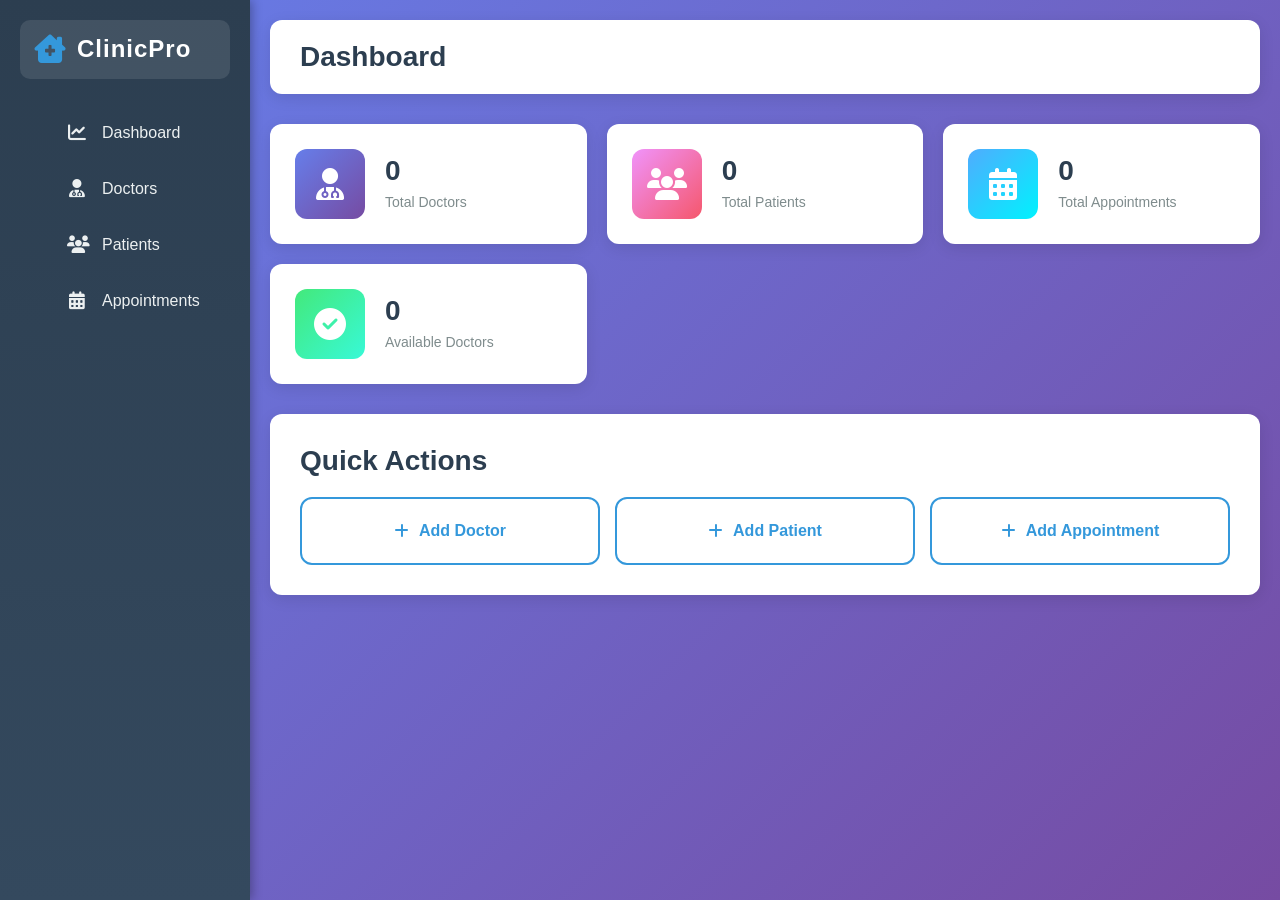
<file: clinic-frontend/index.html>
<!DOCTYPE html>
<html lang="en">
<head>
    <meta charset="UTF-8">
    <meta name="viewport" content="width=device-width, initial-scale=1.0">
    <title>Clinic Management System</title>
    <link href="https://cdn.jsdelivr.net/npm/bootstrap@5.3.0/dist/css/bootstrap.min.css" rel="stylesheet">
    <link rel="stylesheet" href="https://cdnjs.cloudflare.com/ajax/libs/font-awesome/6.4.0/css/all.min.css">
    <link rel="stylesheet" href="styles.css">
</head>
<body>
    <!-- Sidebar Navigation -->
    <div class="sidebar">
        <div class="sidebar-header">
            <i class="fas fa-clinic-medical"></i>
            <h4>ClinicPro</h4>
        </div>
        <ul class="nav-menu">
            <li><a href="#" onclick="showSection('dashboard')" class="nav-link active"><i class="fas fa-chart-line"></i> Dashboard</a></li>
            <li><a href="#" onclick="showSection('doctors')" class="nav-link"><i class="fas fa-user-md"></i> Doctors</a></li>
            <li><a href="#" onclick="showSection('patients')" class="nav-link"><i class="fas fa-users"></i> Patients</a></li>
            <li><a href="#" onclick="showSection('appointments')" class="nav-link"><i class="fas fa-calendar-alt"></i> Appointments</a></li>
        </ul>
    </div>

    <!-- Main Content -->
    <div class="main-content">
        <!-- Header -->
        <header class="header">
            <div class="header-content">
                <h1 id="page-title">Dashboard</h1>
                <div class="header-actions" id="header-actions">
                    <input type="text" id="search-box" class="search-box" placeholder="Search...">
                    <button class="btn btn-outline-secondary"><i class="fas fa-bell"></i></button>
                    <button class="btn btn-outline-secondary"><i class="fas fa-user-circle"></i></button>
                </div>
            </div>
        </header>

        <!-- Dashboard Section -->
        <div id="dashboard-section" class="section active">
            <div class="dashboard-grid">
                <div class="stat-card">
                    <div class="stat-icon doctors-icon">
                        <i class="fas fa-user-md"></i>
                    </div>
                    <div class="stat-content">
                        <h3 id="total-doctors">0</h3>
                        <p>Total Doctors</p>
                    </div>
                </div>
                <div class="stat-card">
                    <div class="stat-icon patients-icon">
                        <i class="fas fa-users"></i>
                    </div>
                    <div class="stat-content">
                        <h3 id="total-patients">0</h3>
                        <p>Total Patients</p>
                    </div>
                </div>
                <div class="stat-card">
                    <div class="stat-icon appointments-icon">
                        <i class="fas fa-calendar-alt"></i>
                    </div>
                    <div class="stat-content">
                        <h3 id="total-appointments">0</h3>
                        <p>Total Appointments</p>
                    </div>
                </div>
                <div class="stat-card">
                    <div class="stat-icon available-icon">
                        <i class="fas fa-check-circle"></i>
                    </div>
                    <div class="stat-content">
                        <h3 id="available-doctors">0</h3>
                        <p>Available Doctors</p>
                    </div>
                </div>
            </div>

            <div class="recent-section">
                <h3>Quick Actions</h3>
                <div class="action-buttons">
                    <button class="action-btn" onclick="showSection('doctors'); showDoctorForm()">
                        <i class="fas fa-plus"></i> Add Doctor
                    </button>
                    <button class="action-btn" onclick="showSection('patients'); showPatientForm()">
                        <i class="fas fa-plus"></i> Add Patient
                    </button>
                    <button class="action-btn" onclick="showSection('appointments'); showAppointmentForm()">
                        <i class="fas fa-plus"></i> Add Appointment
                    </button>
                </div>
            </div>
        </div>

        <!-- Doctors Section -->
        <div id="doctors-section" class="section">
            <div class="search-filter">
                <input type="text" id="doctor-search" class="form-control" placeholder="Search doctors...">
                <button class="btn btn-secondary" onclick="loadData('doctors')">
                    <i class="fas fa-redo"></i> Refresh
                </button>
                <button class="btn btn-primary" onclick="showDoctorForm()">
                    <i class="fas fa-plus"></i> Add Doctor
                </button>
            </div>
            <div id="doctors-list"></div>
        </div>

        <!-- Patients Section -->
        <div id="patients-section" class="section">
            <div class="search-filter">
                <input type="text" id="patient-search" class="form-control" placeholder="Search patients...">
                <button class="btn btn-secondary" onclick="loadData('patients')">
                    <i class="fas fa-redo"></i> Refresh
                </button>
                <button class="btn btn-primary" onclick="showPatientForm()">
                    <i class="fas fa-plus"></i> Add Patient
                </button>
            </div>
            <div id="patients-list"></div>
        </div>

        <!-- Appointments Section -->
        <div id="appointments-section" class="section">
            <div class="search-filter">
                <input type="text" id="appointment-search" class="form-control" placeholder="Search appointments...">
                <button class="btn btn-secondary" onclick="loadData('appointments')">
                    <i class="fas fa-redo"></i> Refresh
                </button>
                <button class="btn btn-primary" onclick="showAppointmentForm()">
                    <i class="fas fa-plus"></i> Add Appointment
                </button>
            </div>
            <div id="appointments-list"></div>
        </div>
    </div>

    <!-- Modals for forms -->
    <div id="doctor-modal" class="modal fade" tabindex="-1">
        <div class="modal-dialog modal-lg">
            <div class="modal-content modern-modal">
                <div class="modal-header">
                    <h5 class="modal-title"><i class="fas fa-user-md"></i> Doctor Form</h5>
                    <button type="button" class="btn-close" data-bs-dismiss="modal"></button>
                </div>
                <div class="modal-body">
                    <form id="doctor-form">
                        <input type="hidden" id="doctor-id">
                        <div class="mb-3">
                            <label class="form-label"><i class="fas fa-user"></i> Name</label>
                            <input type="text" class="form-control" id="doctor-name" required>
                        </div>
                        <div class="mb-3">
                            <label class="form-label"><i class="fas fa-stethoscope"></i> Specialization</label>
                            <input type="text" class="form-control" id="doctor-specialization" required>
                        </div>
                        <div class="mb-3">
                            <label class="form-label"><i class="fas fa-check-circle"></i> Available</label>
                            <select class="form-select" id="doctor-available">
                                <option value="true">Yes</option>
                                <option value="false">No</option>
                            </select>
                        </div>
                        <button type="submit" class="btn btn-primary w-100">
                            <i class="fas fa-save"></i> Save Doctor
                        </button>
                    </form>
                </div>
            </div>
        </div>
    </div>

    <div id="patient-modal" class="modal fade" tabindex="-1">
        <div class="modal-dialog modal-lg">
            <div class="modal-content modern-modal">
                <div class="modal-header">
                    <h5 class="modal-title"><i class="fas fa-user"></i> Patient Form</h5>
                    <button type="button" class="btn-close" data-bs-dismiss="modal"></button>
                </div>
                <div class="modal-body">
                    <form id="patient-form">
                        <input type="hidden" id="patient-id">
                        <div class="mb-3">
                            <label class="form-label"><i class="fas fa-user"></i> Name</label>
                            <input type="text" class="form-control" id="patient-name" required>
                        </div>
                        <div class="mb-3">
                            <label class="form-label"><i class="fas fa-birthday-cake"></i> Age</label>
                            <input type="number" class="form-control" id="patient-age" required>
                        </div>
                        <div class="mb-3">
                            <label class="form-label"><i class="fas fa-venus-mars"></i> Gender</label>
                            <select class="form-select" id="patient-gender">
                                <option value="Male">Male</option>
                                <option value="Female">Female</option>
                                <option value="Other">Other</option>
                            </select>
                        </div>
                        <button type="submit" class="btn btn-primary w-100">
                            <i class="fas fa-save"></i> Save Patient
                        </button>
                    </form>
                </div>
            </div>
        </div>
    </div>

    <div id="appointment-modal" class="modal fade" tabindex="-1">
        <div class="modal-dialog modal-lg">
            <div class="modal-content modern-modal">
                <div class="modal-header">
                    <h5 class="modal-title"><i class="fas fa-calendar-alt"></i> Appointment Form</h5>
                    <button type="button" class="btn-close" data-bs-dismiss="modal"></button>
                </div>
                <div class="modal-body">
                    <form id="appointment-form">
                        <input type="hidden" id="appointment-id">
                        <div class="mb-3">
                            <label class="form-label"><i class="fas fa-user-md"></i> Doctor ID</label>
                            <input type="number" class="form-control" id="appointment-doctorId" required>
                        </div>
                        <div class="mb-3">
                            <label class="form-label"><i class="fas fa-user"></i> Patient ID</label>
                            <input type="number" class="form-control" id="appointment-patientId" required>
                        </div>
                        <div class="mb-3">
                            <label class="form-label"><i class="fas fa-calendar"></i> Appointment Date</label>
                            <input type="date" class="form-control" id="appointment-date" required>
                        </div>
                        <button type="submit" class="btn btn-primary w-100">
                            <i class="fas fa-save"></i> Save Appointment
                        </button>
                    </form>
                </div>
            </div>
        </div>
    </div>

    <!-- View Modals -->
    <div id="view-doctor-modal" class="modal fade" tabindex="-1">
        <div class="modal-dialog modal-lg">
            <div class="modal-content modern-modal">
                <div class="modal-header">
                    <h5 class="modal-title"><i class="fas fa-user-md"></i> Doctor Details</h5>
                    <button type="button" class="btn-close" data-bs-dismiss="modal"></button>
                </div>
                <div class="modal-body" id="view-doctor-content"></div>
            </div>
        </div>
    </div>

    <div id="view-patient-modal" class="modal fade" tabindex="-1">
        <div class="modal-dialog modal-lg">
            <div class="modal-content modern-modal">
                <div class="modal-header">
                    <h5 class="modal-title"><i class="fas fa-user"></i> Patient Details</h5>
                    <button type="button" class="btn-close" data-bs-dismiss="modal"></button>
                </div>
                <div class="modal-body" id="view-patient-content"></div>
            </div>
        </div>
    </div>

    <div id="view-appointment-modal" class="modal fade" tabindex="-1">
        <div class="modal-dialog modal-lg">
            <div class="modal-content modern-modal">
                <div class="modal-header">
                    <h5 class="modal-title"><i class="fas fa-calendar-alt"></i> Appointment Details</h5>
                    <button type="button" class="btn-close" data-bs-dismiss="modal"></button>
                </div>
                <div class="modal-body" id="view-appointment-content"></div>
            </div>
        </div>
    </div>

    <script src="https://cdn.jsdelivr.net/npm/bootstrap@5.3.0/dist/js/bootstrap.bundle.min.js"></script>
    <script src="app.js"></script>
</body>
</html>
</file>
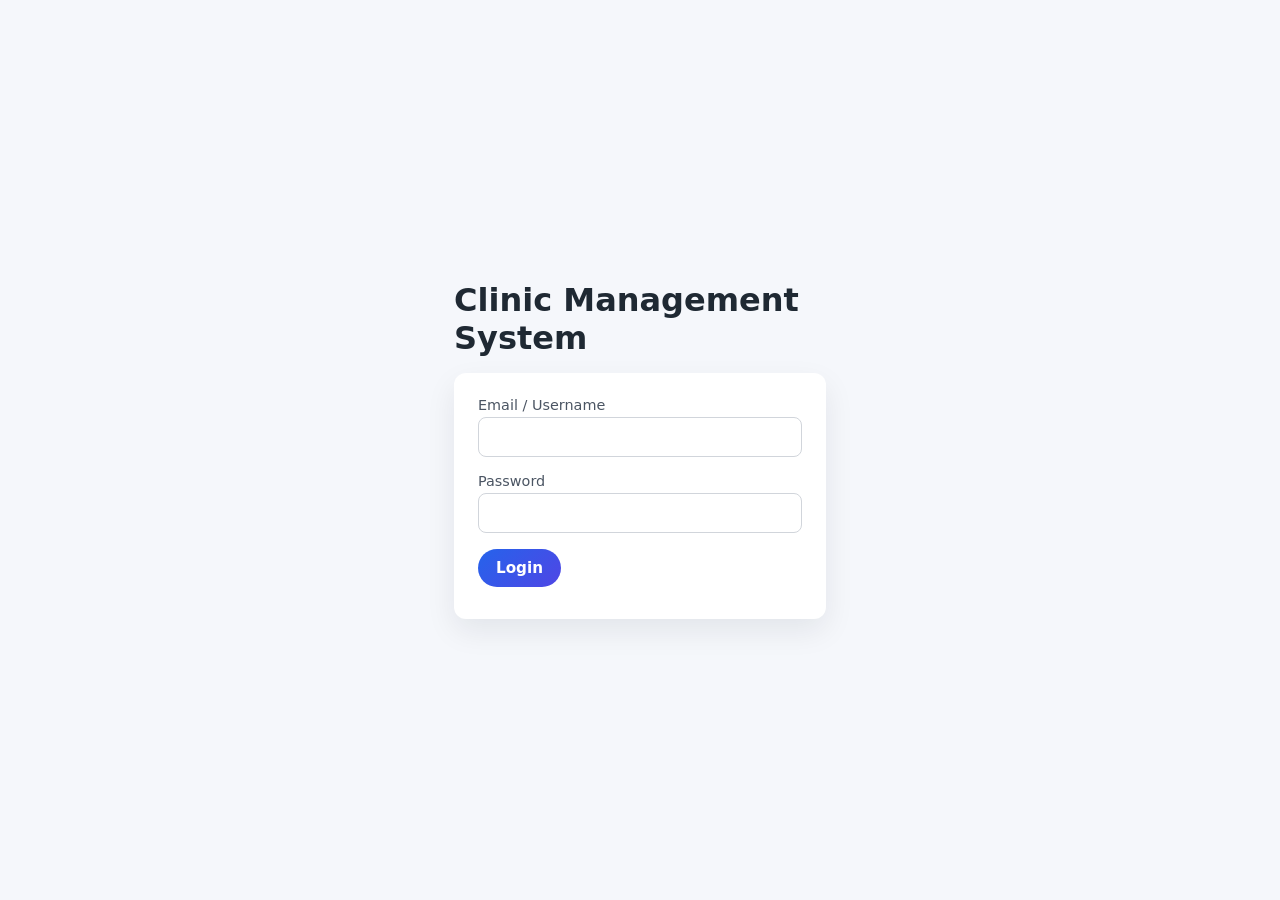
<file: frontend/index.html>
<!DOCTYPE html>
<html lang="en">
<head>
  <meta charset="UTF-8" />
  <title>Clinic System – Login</title>
  <link rel="stylesheet" href="assets/css/style.css" />
</head>
<body class="auth-body">
  <div class="auth-container">
    <h1>Clinic Management System</h1>
    <form id="login-form" class="card">
      <div class="form-group">
        <label for="username">Email / Username</label>
        <input type="text" id="username" required />
      </div>

      <div class="form-group">
        <label for="password">Password</label>
        <input type="password" id="password" required />
      </div>

      <button type="submit" class="btn btn-primary">Login</button>
      <p id="login-error" class="error-text"></p>
    </form>
  </div>

  <script src="assets/js/api.js"></script>
  <script src="assets/js/auth.js"></script>
</body>
</html>
</file>
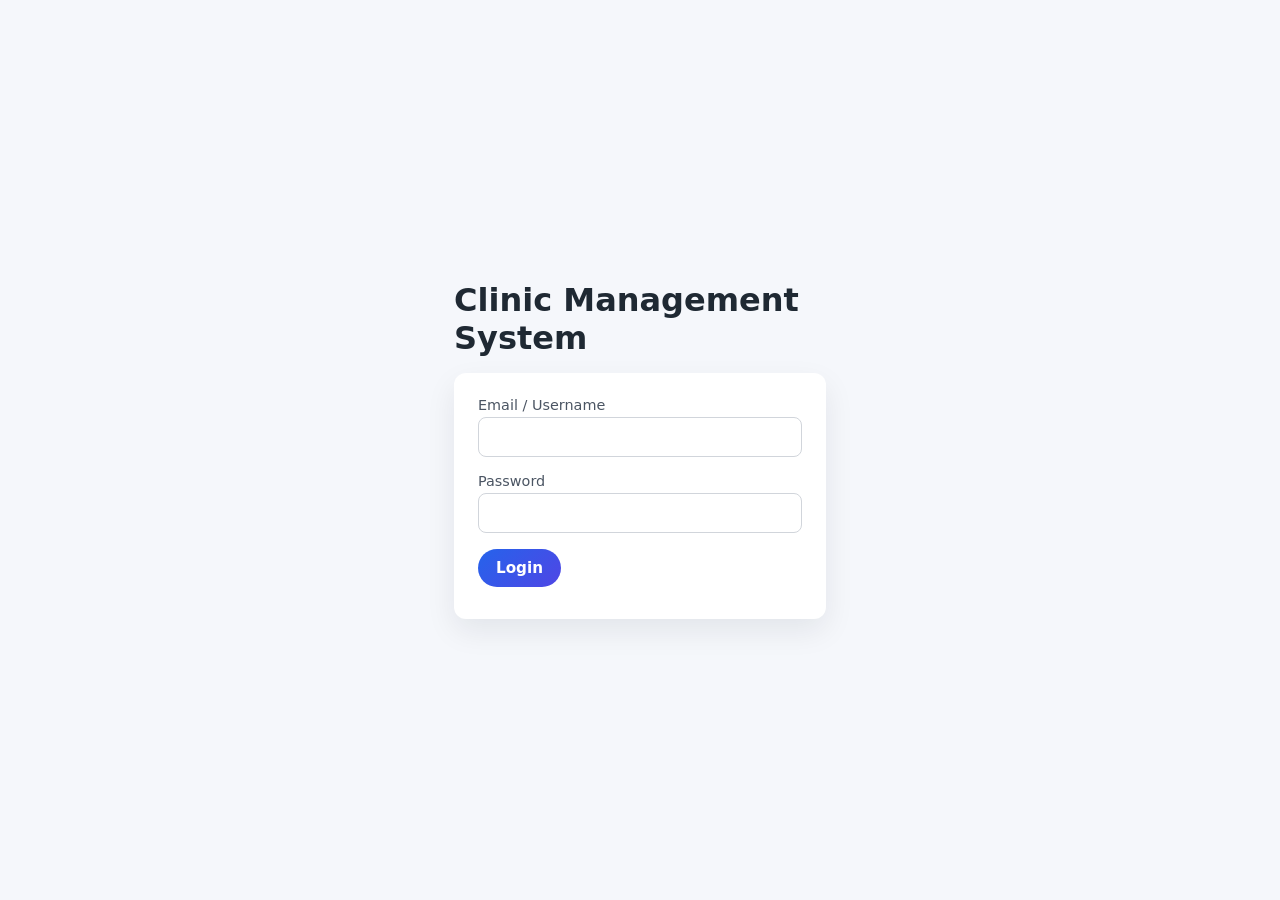
<file: frontend/dashboard.html>
<!DOCTYPE html>
<html lang="en">
<head>
  <meta charset="UTF-8" />
  <title>Clinic Dashboard</title>
  <link rel="stylesheet" href="assets/css/style.css" />
</head>
<body>
  <div class="app-layout">
    <aside class="sidebar">
      <h2>Clinic Admin</h2>
      <nav>
        <a href="dashboard.html" class="nav-item active">Dashboard</a>
        <a href="doctors.html" class="nav-item">Doctors</a>
        <a href="patients.html" class="nav-item">Patients</a>
        <a href="payments.html" class="nav-item">Payments</a>
      </nav>
    </aside>

    <main class="main">
      <header class="main-header">
        <div>
          <h1>Dashboard</h1>
          <p>Overview of clinic activity</p>
        </div>
        <button id="btn-logout" class="btn">Logout</button>
      </header>

      <section class="metrics-grid">
        <div class="metric-card">
          <div class="metric-label">Total Patients</div>
          <div id="metric-patients" class="metric-value">0</div>
        </div>

        <div class="metric-card">
          <div class="metric-label">Total Payments</div>
          <div id="metric-payments" class="metric-value">0</div>
        </div>

        <div class="metric-card">
          <div class="metric-label">Revenue</div>
          <div id="metric-revenue" class="metric-value">$0</div>
        </div>
      </section>

      <section class="card">
        <h2>Recent Activity</h2>
        <p>Welcome to the Clinic Management System. Use the menu to manage patients, doctors, and payments.</p>
      </section>

      <section class="card" style="margin-top: 20px;">
        <div style="display:flex; justify-content: space-between; align-items: center;">
          <h2>All Patients</h2>
          <input
            type="text"
            id="patient-search"
            placeholder="Search by name..."
            style="max-width: 200px;"
          />
        </div>

        <table class="table">
          <thead>
            <tr>
              <th>ID</th>
              <th>Name</th>
              <th>Age</th>
              <th>Actions</th>
            </tr>
          </thead>
          <tbody id="patients-table-body">
            <tr><td colspan="4">Loading patients...</td></tr>
          </tbody>
        </table>
      </section>
    </main>
  </div>

  <script src="assets/js/api.js"></script>
  <script src="assets/js/auth.js"></script>
  <script src="assets/js/dashboard.js"></script>
</body>
</html>
</file>
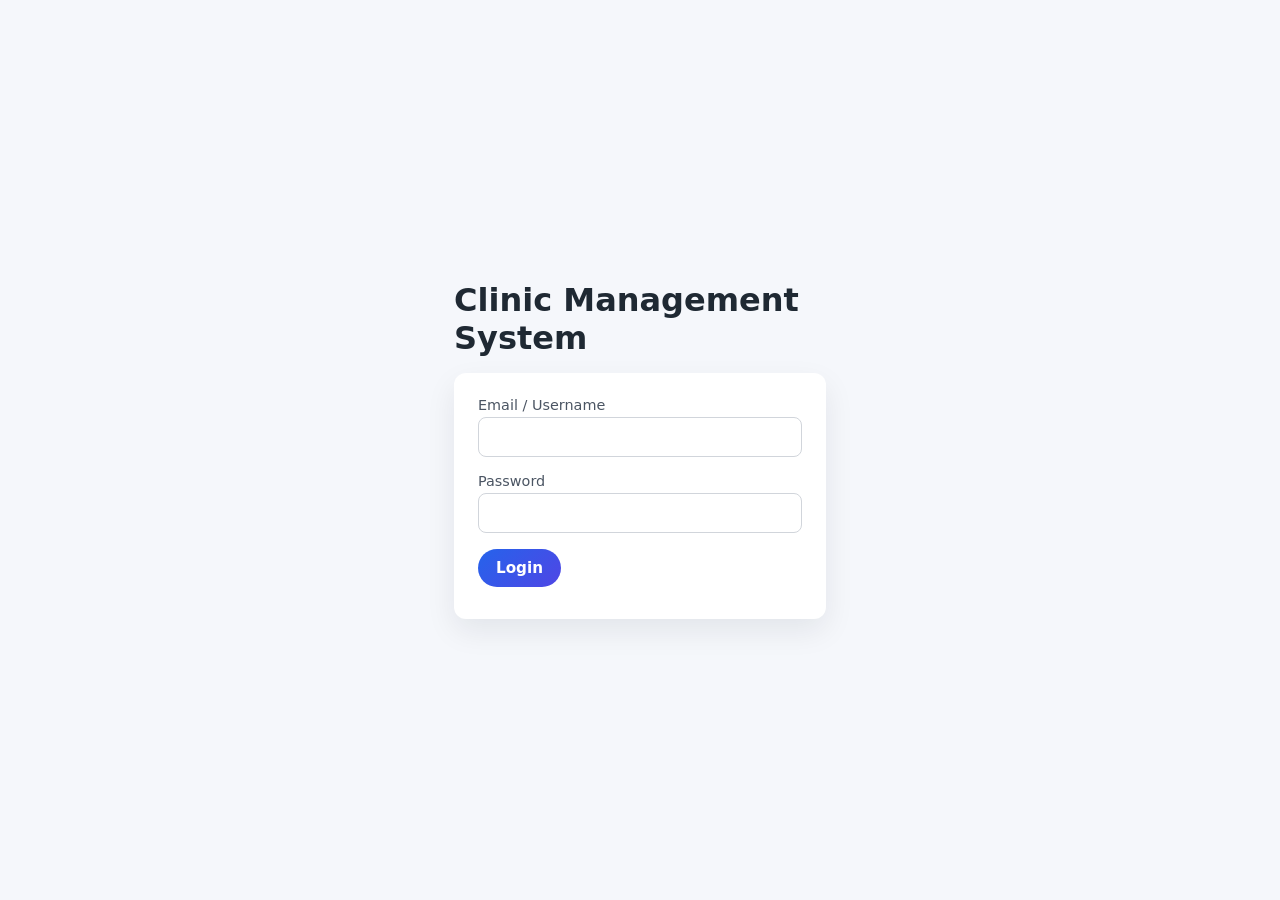
<file: frontend/doctors.html>
<!DOCTYPE html>
<html lang="en">
<head>
  <meta charset="UTF-8" />
  <title>Manage Doctors</title>
  <link rel="stylesheet" href="assets/css/style.css" />
</head>
<body>
  <div class="app-layout">
    <aside class="sidebar">
      <h2>Clinic Admin</h2>
      <nav>
        <a href="dashboard.html" class="nav-item">Dashboard</a>
        <a href="doctors.html" class="nav-item active">Doctors</a>
        <a href="patients.html" class="nav-item">Patients</a>
        <a href="payments.html" class="nav-item">Payments</a>
      </nav>
    </aside>

    <main class="main">
      <header class="main-header">
        <div>
          <h1>Doctor Management</h1>
          <p>Add, edit, and manage doctor profiles and schedules</p>
        </div>
        <button id="btn-logout" class="btn">Logout</button>
      </header>

      <!-- Add/Edit Doctor Form -->
      <section class="card">
        <h2 id="form-title">Add New Doctor</h2>
        <form id="doctor-form" class="form-grid">
          <input type="hidden" id="doctor-id" />
          
          <div class="form-group">
            <label for="doctor-name">Full Name</label>
            <input type="text" id="doctor-name" required />
          </div>

          <div class="form-group">
            <label for="doctor-specialty">Specialty</label>
            <select id="doctor-specialty" required>
              <option value="">Select specialty</option>
              <option value="Cardiology">Cardiology</option>
              <option value="Neurology">Neurology</option>
              <option value="Pediatrics">Pediatrics</option>
              <option value="Dermatology">Dermatology</option>
              <option value="General Medicine">General Medicine</option>
            </select>
          </div>

          <div class="form-group">
            <label for="doctor-email">Email</label>
            <input type="email" id="doctor-email" required />
          </div>

          <div class="form-group">
            <label for="doctor-phone">Phone</label>
            <input type="tel" id="doctor-phone" />
          </div>

          <div class="form-group">
            <label for="doctor-availability">Availability</label>
            <input type="text" id="doctor-availability" placeholder="e.g., Mon-Fri 9AM-5PM" />
          </div>

          <div class="form-group full-width">
            <button type="submit" class="btn btn-primary">Save Doctor</button>
            <button type="button" id="btn-cancel-edit" class="btn btn-secondary" style="display:none;">Cancel</button>
          </div>
        </form>
        <p id="form-error" class="error-text"></p>
      </section>

      <!-- Doctors List -->
      <section class="card" style="margin-top: 24px;">
        <div style="display:flex; justify-content: space-between; align-items: center; margin-bottom: 16px;">
          <h2>Doctors Directory</h2>
          <input type="text" id="doctor-search" placeholder="Search doctors..." style="max-width: 200px;" />
        </div>

        <table class="table">
          <thead>
            <tr>
              <th>ID</th>
              <th>Name</th>
              <th>Specialty</th>
              <th>Email</th>
              <th>Phone</th>
              <th>Availability</th>
              <th>Actions</th>
            </tr>
          </thead>
          <tbody id="doctors-table-body">
            <tr><td colspan="7">Loading doctors...</td></tr>
          </tbody>
        </table>
      </section>
    </main>
  </div>

  <script src="assets/js/api.js"></script>
  <script src="assets/js/auth.js"></script>
  <script src="assets/js/doctors.js"></script>
</body>
</html>
</file>
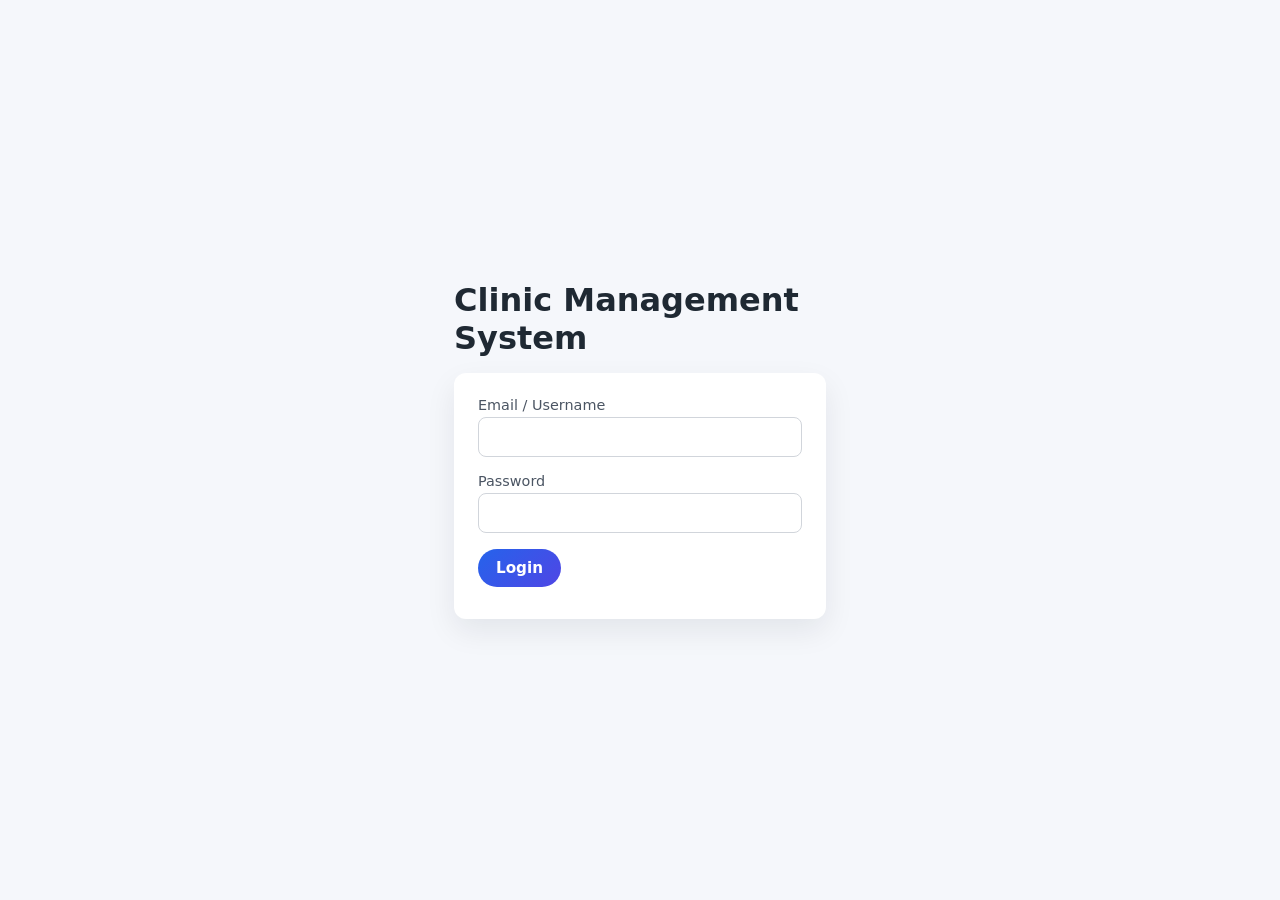
<file: frontend/patients.html>
<!DOCTYPE html>
<html lang="en">
<head>
  <meta charset="UTF-8" />
  <title>Manage Patients</title>
  <link rel="stylesheet" href="assets/css/style.css" />
</head>
<body>
  <div class="app-layout">
    <aside class="sidebar">
      <h2>Clinic Admin</h2>
      <nav>
        <a href="dashboard.html" class="nav-item">Dashboard</a>
        <a href="doctors.html" class="nav-item">Doctors</a>
        <a href="patients.html" class="nav-item active">Patients</a>
        <a href="payments.html" class="nav-item">Payments</a>
      </nav>
    </aside>

    <main class="main">
      <header class="main-header">
        <div>
          <h1>Patient Management</h1>
          <p>Register new patients and manage medical records</p>
        </div>
        <button id="btn-logout" class="btn">Logout</button>
      </header>

      <!-- Add/Edit Patient Form -->
      <section class="card">
        <h2 id="patient-form-title">Register New Patient</h2>
        <form id="patient-form" class="form-grid">
          <input type="hidden" id="patient-id" />
          
          <div class="form-group">
            <label for="patient-name">Full Name</label>
            <input type="text" id="patient-name" required />
          </div>

          <div class="form-group">
            <label for="patient-age">Age</label>
            <input type="number" id="patient-age" min="0" max="120" required />
          </div>

          <div class="form-group">
            <label for="patient-gender">Gender</label>
            <select id="patient-gender" required>
              <option value="">Select gender</option>
              <option value="Male">Male</option>
              <option value="Female">Female</option>
              <option value="Other">Other</option>
            </select>
          </div>

          <div class="form-group">
            <label for="patient-email">Email</label>
            <input type="email" id="patient-email" />
          </div>

          <div class="form-group">
            <label for="patient-phone">Phone</label>
            <input type="tel" id="patient-phone" />
          </div>

          <div class="form-group">
            <label for="patient-medical-history">Medical History</label>
            <textarea id="patient-medical-history" rows="3" placeholder="Any known allergies, conditions, or medications..."></textarea>
          </div>

          <div class="form-group full-width">
            <button type="submit" class="btn btn-primary">Save Patient</button>
            <button type="button" id="btn-cancel-patient-edit" class="btn btn-secondary" style="display:none;">Cancel</button>
          </div>
        </form>
        <p id="patient-form-error" class="error-text"></p>
      </section>

      <!-- Patients List -->
      <section class="card" style="margin-top: 24px;">
        <div style="display:flex; justify-content: space-between; align-items: center; margin-bottom: 16px;">
          <h2>Patient Directory</h2>
          <input type="text" id="patient-search" placeholder="Search patients..." style="max-width: 200px;" />
        </div>

        <table class="table">
          <thead>
            <tr>
              <th>ID</th>
              <th>Name</th>
              <th>Age</th>
              <th>Gender</th>
              <th>Email</th>
              <th>Phone</th>
              <th>Actions</th>
            </tr>
          </thead>
          <tbody id="patients-table-body">
            <tr><td colspan="7">Loading patients...</td></tr>
          </tbody>
        </table>
      </section>
    </main>
  </div>

  <script src="assets/js/api.js"></script>
  <script src="assets/js/auth.js"></script>
  <script src="assets/js/patients.js"></script>
</body>
</html>
</file>
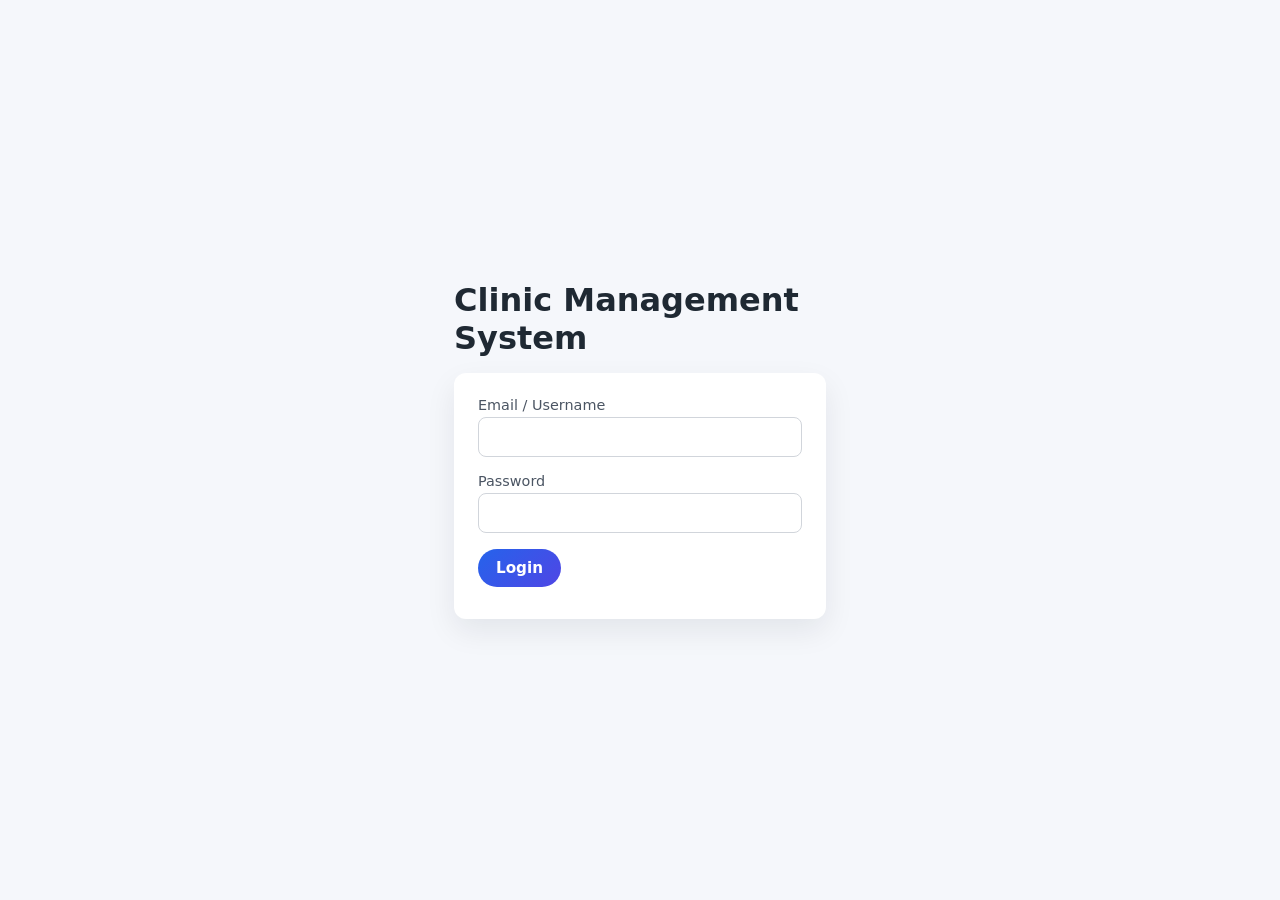
<file: frontend/payments.html>
<!DOCTYPE html>
<html lang="en">
<head>
  <meta charset="UTF-8" />
  <title>Payment Management</title>
  <link rel="stylesheet" href="assets/css/style.css" />
</head>
<body>
  <div class="app-layout">
    <aside class="sidebar">
      <h2>Clinic Admin</h2>
      <nav>
        <a href="dashboard.html" class="nav-item">Dashboard</a>
        <a href="doctors.html" class="nav-item">Doctors</a>
        <a href="patients.html" class="nav-item">Patients</a>
        <a href="payments.html" class="nav-item active">Payments</a>
      </nav>
    </aside>

    <main class="main">
      <header class="main-header">
        <div>
          <h1>Payment Management</h1>
          <p>Process payments and track clinic revenue</p>
        </div>
        <button id="btn-logout" class="btn">Logout</button>
      </header>

      <!-- Process Payment Form -->
      <section class="card">
        <h2>Process New Payment</h2>
        <form id="payment-form" class="form-grid">
          <div class="form-group">
            <label for="payment-patient">Patient</label>
            <select id="payment-patient" required>
              <option value="">Select patient</option>
            </select>
          </div>

          <div class="form-group">
            <label for="payment-doctor">Doctor</label>
            <select id="payment-doctor" required>
              <option value="">Select doctor</option>
            </select>
          </div>

          <div class="form-group">
            <label for="payment-amount">Amount (₹)</label>
            <input type="number" id="payment-amount" min="0" step="0.01" required />
          </div>

          <div class="form-group">
            <label for="payment-service">Service</label>
            <select id="payment-service" required>
              <option value="">Select service</option>
              <option value="Consultation">Consultation</option>
              <option value="Follow-up">Follow-up</option>
              <option value="Medication">Medication</option>
              <option value="Lab Test">Lab Test</option>
              <option value="Procedure">Procedure</option>
            </select>
          </div>

          <div class="form-group full-width">
            <button type="submit" class="btn btn-primary">Process Payment</button>
          </div>
        </form>
        <p id="payment-form-error" class="error-text"></p>
      </section>

      <!-- Payments List -->
      <section class="card" style="margin-top: 24px;">
        <div style="display:flex; justify-content: space-between; align-items: center; margin-bottom: 16px;">
          <h2>Payment History</h2>
          <div>
            <select id="payment-status-filter" style="margin-right: 10px;">
              <option value="">All Status</option>
              <option value="completed">Completed</option>
              <option value="pending">Pending</option>
              <option value="failed">Failed</option>
            </select>
            <input type="date" id="payment-date-filter" style="max-width: 150px;" />
          </div>
        </div>

        <table class="table">
          <thead>
            <tr>
              <th>ID</th>
              <th>Patient</th>
              <th>Doctor</th>
              <th>Amount</th>
              <th>Service</th>
              <th>Date</th>
              <th>Status</th>
              <th>Actions</th>
            </tr>
          </thead>
          <tbody id="payments-table-body">
            <tr><td colspan="8">Loading payments...</td></tr>
          </tbody>
        </table>
      </section>
    </main>
  </div>

  <script src="assets/js/api.js"></script>
  <script src="assets/js/auth.js"></script>
  <script src="assets/js/payments.js"></script>
</body>
</html>
</file>
<file: clinic-frontend/styles.css>
* {
    margin: 0;
    padding: 0;
    box-sizing: border-box;
}

body {
    font-family: 'Segoe UI', Tahoma, Geneva, Verdana, sans-serif;
    background: linear-gradient(135deg, #667eea 0%, #764ba2 100%);
    min-height: 100vh;
    display: flex;
}

/* Sidebar Styling */
.sidebar {
    width: 250px;
    background: linear-gradient(180deg, #2c3e50 0%, #34495e 100%);
    color: white;
    padding: 20px;
    height: 100vh;
    position: fixed;
    overflow-y: auto;
    box-shadow: 2px 0 10px rgba(0, 0, 0, 0.3);
}

.sidebar-header {
    display: flex;
    align-items: center;
    gap: 10px;
    margin-bottom: 30px;
    padding: 15px;
    background: rgba(255, 255, 255, 0.1);
    border-radius: 10px;
}

.sidebar-header i {
    font-size: 28px;
    color: #3498db;
}

.sidebar-header h4 {
    margin: 0;
    font-weight: 700;
    letter-spacing: 1px;
}

.nav-menu {
    list-style: none;
}

.nav-link {
    display: flex;
    align-items: center;
    gap: 15px;
    padding: 12px 15px;
    color: #ecf0f1;
    text-decoration: none;
    margin-bottom: 8px;
    border-radius: 8px;
    transition: all 0.3s ease;
    font-weight: 500;
}

.nav-link:hover {
    background: rgba(52, 152, 219, 0.2);
    padding-left: 20px;
    color: #3498db;
}

.nav-link.active {
    background: linear-gradient(90deg, #3498db, #2980b9);
    color: white;
    box-shadow: 0 4px 10px rgba(52, 152, 219, 0.3);
}

.nav-link i {
    width: 20px;
    text-align: center;
    font-size: 18px;
}

/* Main Content */
.main-content {
    flex: 1;
    margin-left: 250px;
    padding: 20px;
    overflow-y: auto;
    max-height: 100vh;
}

.header {
    background: white;
    padding: 20px 30px;
    border-radius: 12px;
    margin-bottom: 30px;
    box-shadow: 0 4px 15px rgba(0, 0, 0, 0.1);
    display: flex;
    justify-content: space-between;
    align-items: center;
}

.header-content {
    width: 100%;
    display: flex;
    justify-content: space-between;
    align-items: center;
}

#page-title {
    margin: 0;
    color: #2c3e50;
    font-weight: 700;
    font-size: 28px;
}

.header-actions {
    display: none;
    gap: 15px;
    align-items: center;
}

.search-box {
    padding: 10px 15px;
    border: 2px solid #ecf0f1;
    border-radius: 25px;
    width: 250px;
    transition: all 0.3s ease;
}

.search-box:focus {
    outline: none;
    border-color: #3498db;
    box-shadow: 0 0 15px rgba(52, 152, 219, 0.3);
}

/* Sections */
.section {
    display: none;
    animation: fadeIn 0.3s ease;
}

.section.active {
    display: block;
}

@keyframes fadeIn {
    from {
        opacity: 0;
        transform: translateY(10px);
    }
    to {
        opacity: 1;
        transform: translateY(0);
    }
}

/* Dashboard Grid */
.dashboard-grid {
    display: grid;
    grid-template-columns: repeat(auto-fit, minmax(250px, 1fr));
    gap: 20px;
    margin-bottom: 30px;
}

.stat-card {
    background: white;
    padding: 25px;
    border-radius: 12px;
    display: flex;
    align-items: center;
    gap: 20px;
    box-shadow: 0 4px 15px rgba(0, 0, 0, 0.1);
    transition: all 0.3s ease;
}

.stat-card:hover {
    transform: translateY(-5px);
    box-shadow: 0 8px 25px rgba(0, 0, 0, 0.15);
}

.stat-icon {
    width: 70px;
    height: 70px;
    border-radius: 12px;
    display: flex;
    align-items: center;
    justify-content: center;
    font-size: 32px;
    color: white;
}

.doctors-icon {
    background: linear-gradient(135deg, #667eea, #764ba2);
}

.patients-icon {
    background: linear-gradient(135deg, #f093fb, #f5576c);
}

.appointments-icon {
    background: linear-gradient(135deg, #4facfe, #00f2fe);
}

.available-icon {
    background: linear-gradient(135deg, #43e97b, #38f9d7);
}

.stat-content h3 {
    margin: 0;
    font-size: 28px;
    font-weight: 700;
    color: #2c3e50;
}

.stat-content p {
    margin: 5px 0 0 0;
    color: #7f8c8d;
    font-size: 14px;
}

/* Section Header */
.section-header {
    display: flex;
    justify-content: space-between;
    align-items: center;
    margin-bottom: 30px;
    background: white;
    padding: 20px 30px;
    border-radius: 12px;
    box-shadow: 0 4px 15px rgba(0, 0, 0, 0.1);
}

.section-header h2 {
    margin: 0;
    color: #2c3e50;
    font-weight: 700;
}

.section-header p {
    margin: 5px 0 0 0;
    color: #7f8c8d;
    font-size: 14px;
}

/* Search and Filter */
.search-filter {
    display: flex;
    gap: 10px;
    margin-bottom: 20px;
}

.search-filter .form-control {
    border-radius: 8px;
    border: 2px solid #ecf0f1;
    padding: 12px 15px;
    transition: all 0.3s ease;
    flex: 1;
}

.search-filter .form-control:focus {
    border-color: #3498db;
    box-shadow: 0 0 15px rgba(52, 152, 219, 0.2);
}

/* Cards */
.card {
    border: none;
    border-radius: 12px;
    box-shadow: 0 4px 15px rgba(0, 0, 0, 0.1);
    margin-bottom: 15px;
    transition: all 0.3s ease;
    overflow: hidden;
}

.card:hover {
    transform: translateY(-5px);
    box-shadow: 0 8px 25px rgba(0, 0, 0, 0.15);
}

.card-body {
    padding: 25px;
}

.card-title {
    color: #2c3e50;
    font-weight: 700;
    margin-bottom: 10px;
}

.card-text {
    color: #7f8c8d;
    margin-bottom: 15px;
    line-height: 1.6;
}

/* Buttons */
.btn {
    border-radius: 8px;
    padding: 10px 20px;
    font-weight: 600;
    transition: all 0.3s ease;
    border: none;
}

.btn-primary {
    background: linear-gradient(135deg, #667eea, #764ba2);
    color: white;
}

.btn-primary:hover {
    transform: translateY(-2px);
    box-shadow: 0 6px 15px rgba(102, 126, 234, 0.4);
    background: linear-gradient(135deg, #764ba2, #667eea);
    color: white;
}

.btn-success {
    background: linear-gradient(135deg, #43e97b, #38f9d7);
    color: white;
}

.btn-success:hover {
    transform: translateY(-2px);
    box-shadow: 0 6px 15px rgba(67, 233, 123, 0.4);
}

.btn-warning {
    background: linear-gradient(135deg, #fa709a, #fee140);
    color: white;
}

.btn-danger {
    background: linear-gradient(135deg, #f5576c, #f093fb);
    color: white;
}

.btn-info {
    background: linear-gradient(135deg, #4facfe, #00f2fe);
    color: white;
}

.btn-secondary {
    background: #95a5a6;
    color: white;
}

.btn-secondary:hover {
    background: #7f8c8d;
}

.btn-lg {
    padding: 12px 30px;
    font-size: 16px;
}

/* Action Buttons */
.action-buttons {
    display: grid;
    grid-template-columns: repeat(auto-fit, minmax(200px, 1fr));
    gap: 15px;
}

.action-btn {
    background: white;
    border: 2px solid #3498db;
    padding: 20px;
    border-radius: 12px;
    cursor: pointer;
    transition: all 0.3s ease;
    display: flex;
    align-items: center;
    justify-content: center;
    gap: 10px;
    font-weight: 600;
    color: #3498db;
}

.action-btn:hover {
    background: #3498db;
    color: white;
    transform: translateY(-5px);
    box-shadow: 0 8px 20px rgba(52, 152, 219, 0.3);
}

/* Modern Modal */
.modern-modal {
    border: none;
    box-shadow: 0 10px 40px rgba(0, 0, 0, 0.2);
    border-radius: 12px;
}

.modal-header {
    border-bottom: 2px solid #ecf0f1;
    padding: 25px;
}

.modal-title {
    color: #2c3e50;
    font-weight: 700;
}

.modal-body {
    padding: 30px;
}

.form-label {
    color: #2c3e50;
    font-weight: 600;
    margin-bottom: 8px;
    display: flex;
    align-items: center;
    gap: 8px;
}

.form-label i {
    color: #3498db;
}

.form-control,
.form-select {
    border-radius: 8px;
    border: 2px solid #ecf0f1;
    padding: 12px 15px;
    transition: all 0.3s ease;
}

.form-control:focus,
.form-select:focus {
    border-color: #3498db;
    box-shadow: 0 0 15px rgba(52, 152, 219, 0.2);
    outline: none;
}

/* Recent Section */
.recent-section {
    background: white;
    padding: 30px;
    border-radius: 12px;
    box-shadow: 0 4px 15px rgba(0, 0, 0, 0.1);
}

.recent-section h3 {
    color: #2c3e50;
    font-weight: 700;
    margin-bottom: 20px;
}

/* Responsive */
@media (max-width: 768px) {
    .sidebar {
        width: 80px;
        padding: 15px 10px;
    }

    .sidebar-header h4 {
        display: none;
    }

    .nav-link span {
        display: none;
    }

    .main-content {
        margin-left: 80px;
    }

    .header {
        flex-direction: column;
        gap: 15px;
    }

    .header-content {
        flex-direction: column;
        gap: 15px;
    }

    .search-box {
        width: 100%;
    }

    .section-header {
        flex-direction: column;
        align-items: flex-start;
        gap: 15px;
    }

    .dashboard-grid {
        grid-template-columns: 1fr;
    }

    .search-filter {
        flex-direction: column;
    }
}

/* Scrollbar Styling */
::-webkit-scrollbar {
    width: 8px;
}

::-webkit-scrollbar-track {
    background: #ecf0f1;
    border-radius: 10px;
}

::-webkit-scrollbar-thumb {
    background: #3498db;
    border-radius: 10px;
}

::-webkit-scrollbar-thumb:hover {
    background: #2980b9;
}
</file>
<file: frontend/assets/css/style.css>
* {
  box-sizing: border-box;
  margin: 0;
  padding: 0;
  font-family: system-ui, -apple-system, BlinkMacSystemFont, "Segoe UI", sans-serif;
}

body {
  background: #f5f7fb;
  color: #1f2933;
}

.auth-body {
  display: flex;
  align-items: center;
  justify-content: center;
  min-height: 100vh;
}

.auth-container {
  width: 100%;
  max-width: 420px;
  padding: 24px;
}

.card {
  background: #ffffff;
  padding: 24px;
  border-radius: 12px;
  box-shadow: 0 12px 30px rgba(15, 23, 42, 0.08);
}

h1, h2, h3 {
  margin-bottom: 16px;
}

.form-group {
  margin-bottom: 16px;
}

label {
  display: block;
  margin-bottom: 4px;
  font-size: 0.9rem;
  color: #4b5563;
}

input, select {
  width: 100%;
  padding: 10px 12px;
  border-radius: 8px;
  border: 1px solid #d1d5db;
  font-size: 0.95rem;
}

input:focus {
  outline: none;
  border-color: #2563eb;
  box-shadow: 0 0 0 1px rgba(37, 99, 235, 0.4);
}

.btn {
  display: inline-block;
  padding: 10px 18px;
  border-radius: 999px;
  border: none;
  cursor: pointer;
  font-weight: 600;
  font-size: 0.95rem;
}

.btn-primary {
  background: linear-gradient(135deg, #2563eb, #4f46e5);
  color: #ffffff;
}

.btn-primary:hover {
  opacity: 0.9;
}

.error-text {
  color: #dc2626;
  margin-top: 8px;
  font-size: 0.85rem;
}

/* Layout for dashboard pages */
.app-layout {
  display: grid;
  grid-template-columns: 240px 1fr;
  min-height: 100vh;
}

.sidebar {
  background: #111827;
  color: #e5e7eb;
  padding: 20px 16px;
}

.sidebar h2 {
  color: #ffffff;
  margin-bottom: 24px;
}

.nav-item {
  display: block;
  padding: 10px 12px;
  border-radius: 8px;
  color: #e5e7eb;
  text-decoration: none;
  font-size: 0.95rem;
  margin-bottom: 4px;
}

.nav-item.active,
.nav-item:hover {
  background: rgba(55, 65, 81, 0.8);
}

.main {
  padding: 20px 24px;
}

.main-header {
  display: flex;
  justify-content: space-between;
  align-items: center;
  margin-bottom: 20px;
}

.metrics-grid {
  display: grid;
  grid-template-columns: repeat(auto-fit, minmax(180px, 1fr));
  gap: 16px;
  margin-bottom: 24px;
}

.metric-card {
  background: #ffffff;
  padding: 16px;
  border-radius: 12px;
  box-shadow: 0 8px 24px rgba(15, 23, 42, 0.06);
}

.metric-label {
  font-size: 0.8rem;
  color: #6b7280;
  margin-bottom: 6px;
}

.metric-value {
  font-size: 1.4rem;
  font-weight: 700;
}

.table {
  width: 100%;
  border-collapse: collapse;
  margin-top: 8px;
}

.table th,
.table td {
  padding: 8px 10px;
  border-bottom: 1px solid #e5e7eb;
  font-size: 0.9rem;
}

.badge {
  display: inline-block;
  padding: 3px 8px;
  border-radius: 999px;
  font-size: 0.75rem;
}

.badge-success {
  background: #ecfdf3;
  color: #15803d;
}


/* Additional styles for forms and buttons */
.form-grid {
  display: grid;
  grid-template-columns: repeat(auto-fit, minmax(200px, 1fr));
  gap: 16px;
  margin-bottom: 16px;
}

.form-group.full-width {
  grid-column: 1 / -1;
}

.form-group.full-width .btn {
  margin-right: 12px;
}

textarea {
  width: 100%;
  padding: 10px 12px;
  border-radius: 8px;
  border: 1px solid #d1d5db;
  font-size: 0.95rem;
  resize: vertical;
}

textarea:focus {
  outline: none;
  border-color: #2563eb;
  box-shadow: 0 0 0 1px rgba(37, 99, 235, 0.4);
}

.btn-sm {
  padding: 4px 8px;
  font-size: 0.8rem;
  margin-right: 4px;
}

.btn-secondary {
  background: #6b7280;
  color: #ffffff;
}

.btn-secondary:hover {
  background: #4b5563;
}

.btn-danger {
  background: #dc2626;
  color: #ffffff;
}

.btn-danger:hover {
  background: #b91c1c;
}

.btn-info {
  background: #0ea5e9;
  color: #ffffff;
}

.btn-info:hover {
  background: #0284c7;
}

.badge-primary {
  background: #dbeafe;
  color: #1e40af;
}

.badge-secondary {
  background: #f3f4f6;
  color: #374151;
}

.badge-warning {
  background: #fef3c7;
  color: #d97706;
}

.badge-danger {
  background: #fecaca;
  color: #dc2626;
}

/* Responsive table */
@media (max-width: 768px) {
  .table {
    font-size: 0.85rem;
  }
  
  .table th,
  .table td {
    padding: 6px 4px;
  }
  
  .btn-sm {
    padding: 3px 6px;
    font-size: 0.75rem;
  }
}
</file>
